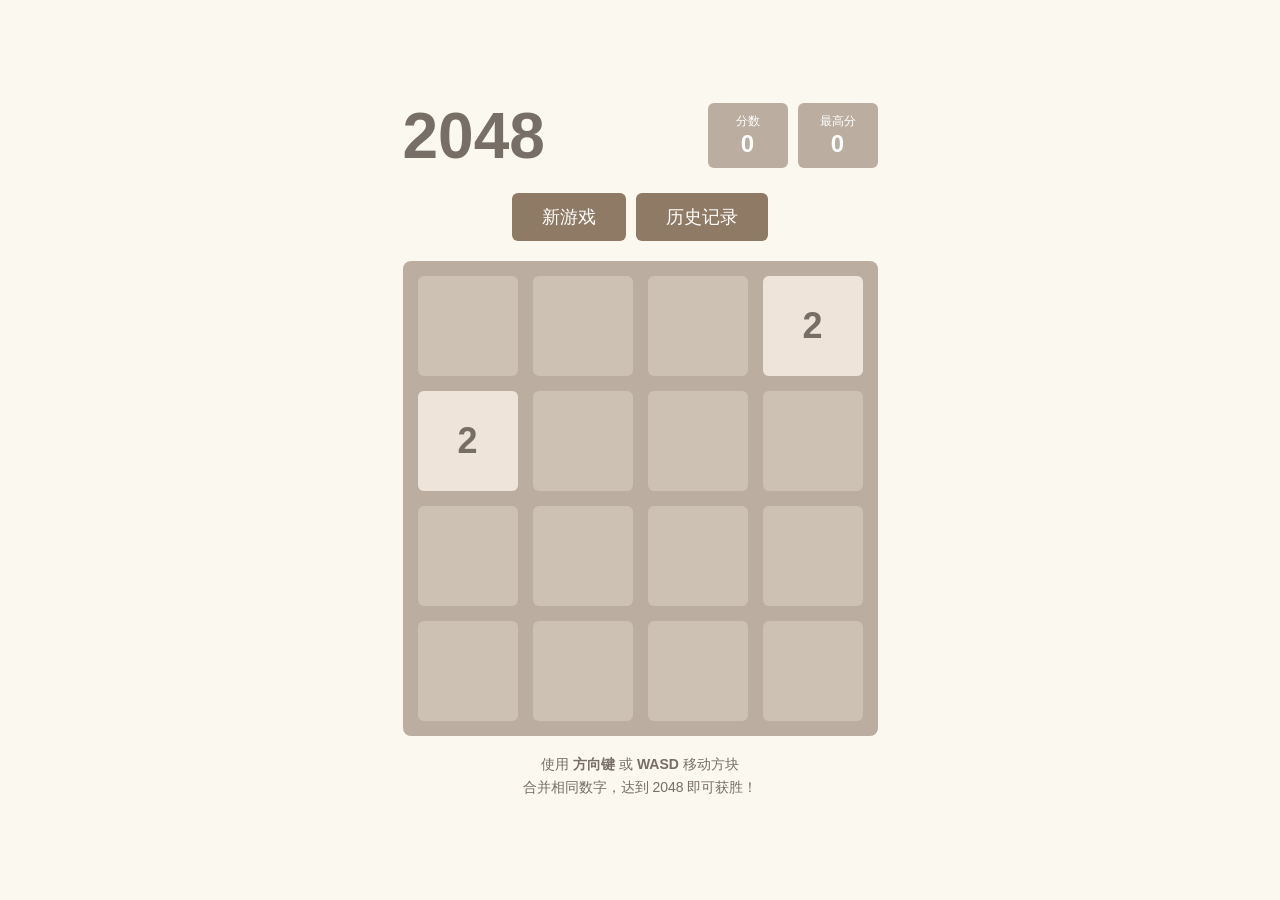
<file: 2048/index.html>
<!DOCTYPE html>
<html lang="zh-CN">
<head>
    <meta charset="UTF-8">
    <meta name="viewport" content="width=device-width, initial-scale=1.0">
    <title>2048 游戏</title>
    <link rel="stylesheet" href="style.css">
</head>
<body>
    <div class="container">
        <div class="header">
            <h1>2048</h1>
            <div class="scores">
                <div class="score-box">
                    <span class="label">分数</span>
                    <span id="score">0</span>
                </div>
                <div class="score-box">
                    <span class="label">最高分</span>
                    <span id="best-score">0</span>
                </div>
            </div>
        </div>
        <div class="controls">
            <button id="new-game-btn">新游戏</button>
            <button id="history-btn">历史记录</button>
        </div>
        <div class="game-container">
            <div id="game-board"></div>
        </div>
        <div id="game-message" class="game-message">
            <p></p>
            <button id="retry-btn">重试</button>
        </div>
        <div class="instructions">
            <p>使用 <strong>方向键</strong> 或 <strong>WASD</strong> 移动方块</p>
            <p>合并相同数字，达到 2048 即可获胜！</p>
        </div>
    </div>
    <script src="game.js"></script>
    <div id="history-modal" class="modal">
        <div class="modal-content">
            <div class="modal-header">
                <h2>最近十次游戏记录</h2>
                <button id="close-history" class="close-btn">&times;</button>
            </div>
            <div id="history-list" class="history-list"></div>
        </div>
    </div>
</body>
</html>
</file>
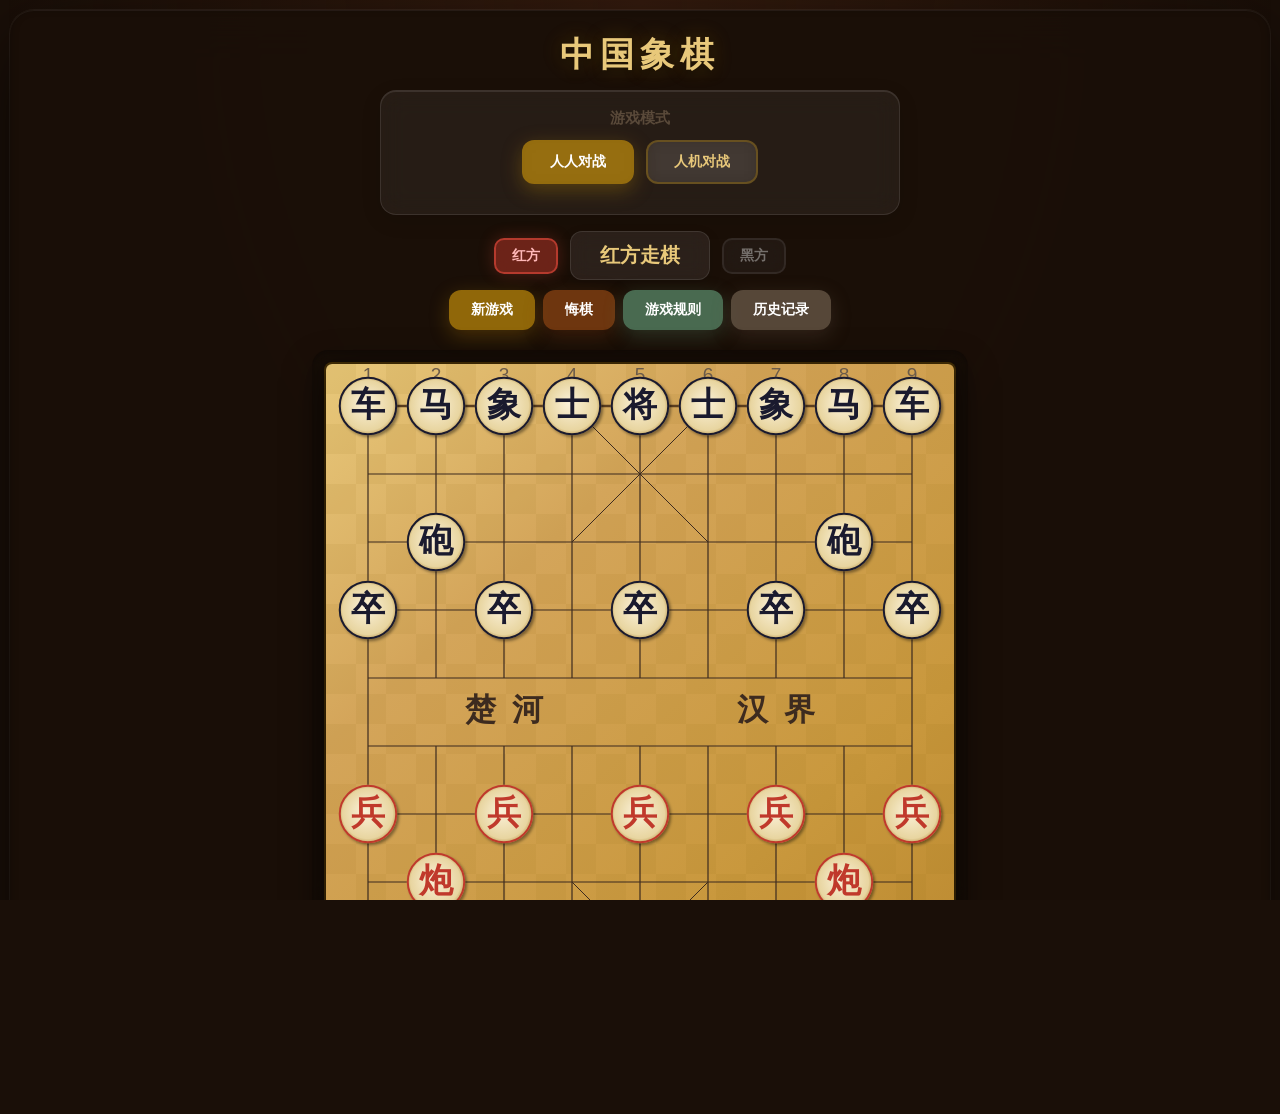
<file: chess/index.html>
<!DOCTYPE html>
<html lang="zh-CN">
<head>
    <meta charset="UTF-8">
    <meta name="viewport" content="width=device-width, initial-scale=1.0, user-scalable=no">
    <title>中国象棋</title>
    <link rel="stylesheet" href="style.css">
</head>
<body>
    <div class="container">
        <div class="header">
            <h1>中国象棋</h1>
        </div>

        <div class="mode-selector">
            <h3>游戏模式</h3>
            <div class="mode-options">
                <button class="mode-btn active" data-mode="pvp">人人对战</button>
                <button class="mode-btn" data-mode="pve">人机对战</button>
            </div>
            <div class="ai-side-selector" id="ai-side-selector" style="display: none;">
                <span>执子方：</span>
                <button class="side-btn active" data-side="black">黑方（AI先手）</button>
                <button class="side-btn" data-side="red">红方（玩家先手）</button>
            </div>
        </div>

        <div class="game-info">
            <div class="player-indicator">
                <span id="red-player" class="side-tag red-tag active-turn">红方</span>
                <span id="status" class="status">红方走棋</span>
                <span id="black-player" class="side-tag black-tag">黑方</span>
            </div>
            <div class="controls">
                <button id="new-game-btn">新游戏</button>
                <button id="undo-btn">悔棋</button>
                <button id="rules-btn">游戏规则</button>
                <button id="history-btn">历史记录</button>
            </div>
        </div>

        <div class="board-container">
            <canvas id="board-canvas"></canvas>
        </div>
    </div>

    <div id="rules-modal" class="modal">
        <div class="modal-content rules-modal-content">
            <div class="modal-header">
                <h2>中国象棋规则说明</h2>
                <button id="close-rules" class="close-btn">&times;</button>
            </div>
            <div class="rules-detail">
                <section class="rule-section">
                    <h3>棋盘与棋子</h3>
                    <div class="rule-grid">
                        <div class="rule-item">
                            <div class="rule-text">
                                <strong>棋盘</strong>
                                <span>9列10行，共90个交叉点。中间河界将棋盘分为南北两方。九宫位于双方底线中央。</span>
                            </div>
                        </div>
                        <div class="rule-item">
                            <div class="rule-text">
                                <strong>棋子</strong>
                                <span>红方：帅、仕、相、馬、車、炮、兵（红字）<br>黑方：将、士、象、马、车、砲、卒（黑字）</span>
                            </div>
                        </div>
                        <div class="rule-item">
                            <div class="rule-text">
                                <strong>红先黑后</strong>
                                <span>红方先行，双方交替走棋。将死对方将/帅者胜。</span>
                            </div>
                        </div>
                    </div>
                </section>

                <section class="rule-section">
                    <h3>棋子走法</h3>

                    <div class="piece-rules">
                        <div class="piece-rule">
                            <div class="piece-icon red-piece-demo">帅</div>
                            <div class="piece-desc">
                                <strong>将 / 帅</strong>
                                <p>在九宫内沿横线或竖线走一步。将帅不能在同一直线上对面（中间无子遮挡）。</p>
                            </div>
                        </div>
                        <div class="piece-rule">
                            <div class="piece-icon red-piece-demo">仕</div>
                            <div class="piece-desc">
                                <strong>士 / 仕</strong>
                                <p>在九宫内沿斜线走一步。</p>
                            </div>
                        </div>
                        <div class="piece-rule">
                            <div class="piece-icon red-piece-demo">相</div>
                            <div class="piece-desc">
                                <strong>象 / 相</strong>
                                <p>走"田"字（对角线两步），不能过河。若"田"字中央有棋子则不能走（塞象眼）。</p>
                            </div>
                        </div>
                        <div class="piece-rule">
                            <div class="piece-icon red-piece-demo">馬</div>
                            <div class="piece-desc">
                                <strong>马</strong>
                                <p>走"日"字（先直行一步再斜行一步）。若直行方向有棋子则不能走（蹩马脚）。</p>
                            </div>
                        </div>
                        <div class="piece-rule">
                            <div class="piece-icon red-piece-demo">車</div>
                            <div class="piece-desc">
                                <strong>车</strong>
                                <p>沿横线或竖线行走任意步数，不能越过其他棋子。</p>
                            </div>
                        </div>
                        <div class="piece-rule">
                            <div class="piece-icon red-piece-demo">炮</div>
                            <div class="piece-desc">
                                <strong>炮</strong>
                                <p>移动时与车相同。吃子时必须隔一个棋子（炮架）跳过去。</p>
                            </div>
                        </div>
                        <div class="piece-rule">
                            <div class="piece-icon red-piece-demo">兵</div>
                            <div class="piece-desc">
                                <strong>兵 / 卒</strong>
                                <p>未过河只能向前走一步。过河后可向前或左右走一步，不能后退。</p>
                            </div>
                        </div>
                    </div>
                </section>

                <section class="rule-section">
                    <h3>胜负判定</h3>
                    <div class="rule-grid">
                        <div class="rule-item">
                            <div class="rule-text">
                                <strong>将死</strong>
                                <span>一方的将/帅被对方棋子攻击且无法避免被吃。</span>
                            </div>
                        </div>
                        <div class="rule-item">
                            <div class="rule-text">
                                <strong>困毙</strong>
                                <span>一方无子可走（所有棋子均无法移动）。</span>
                            </div>
                        </div>
                        <div class="rule-item">
                            <div class="rule-text">
                                <strong>长将/长捉</strong>
                                <span>连续多次将军或捉子，由裁判判定。本游戏中不限制。</span>
                            </div>
                        </div>
                    </div>
                </section>
            </div>
        </div>
    </div>

    <div id="history-modal" class="modal">
        <div class="modal-content">
            <div class="modal-header">
                <h2>历史对局记录</h2>
                <button id="close-history" class="close-btn">&times;</button>
            </div>
            <div id="history-list" class="history-list"></div>
        </div>
    </div>

    <div id="message-toast" class="message-toast"></div>

    <script src="game.js"></script>
</body>
</html>
</file>
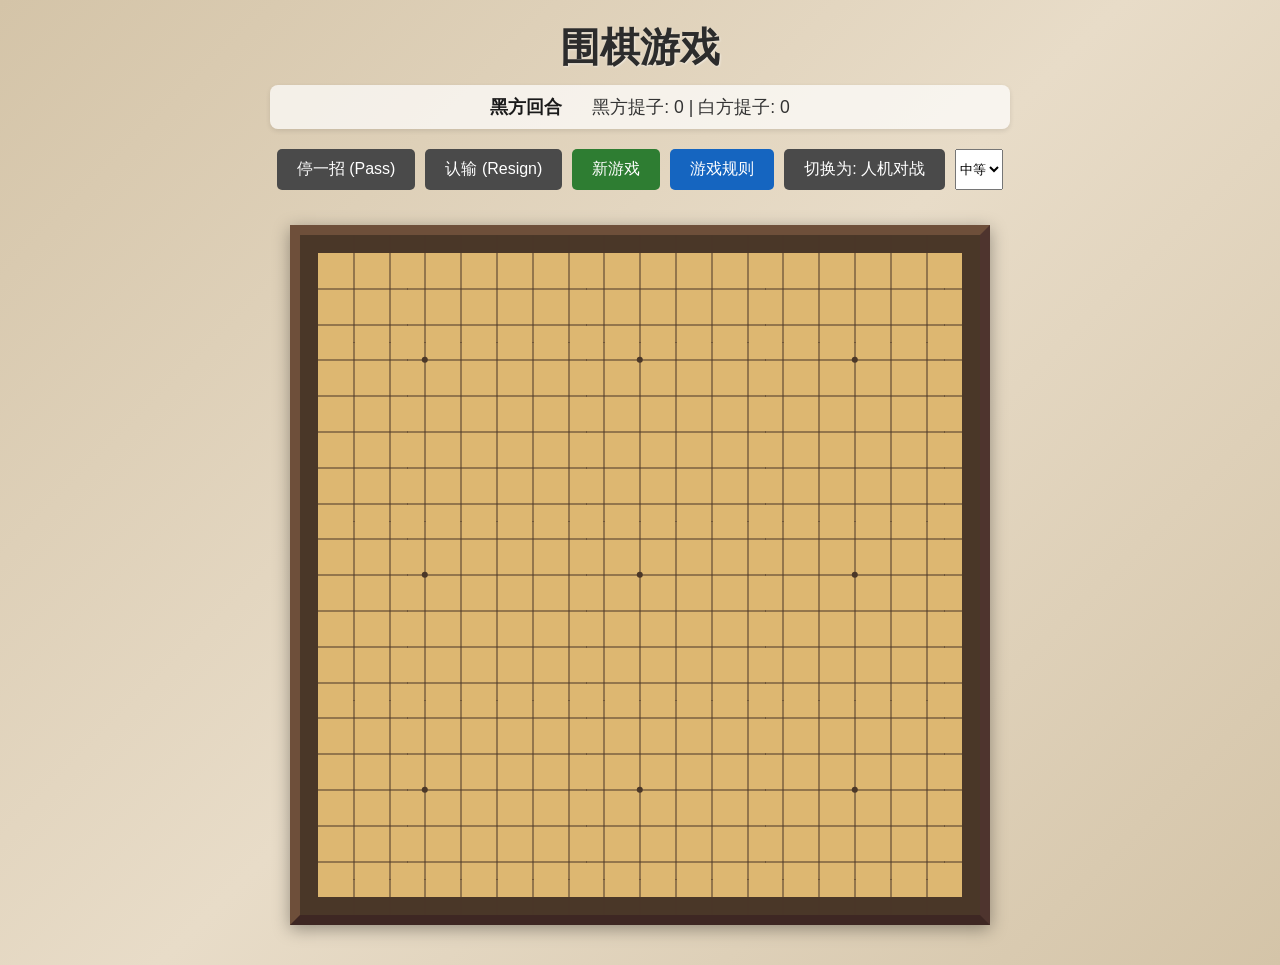
<file: go/index.html>
<!DOCTYPE html>
<html lang="zh-CN">
<head>
    <meta charset="UTF-8">
    <meta name="viewport" content="width=device-width, initial-scale=1.0">
    <title>围棋</title>
    <link rel="stylesheet" href="style.css">
</head>
<body>
    <div class="container">
        <header>
            <h1>围棋游戏</h1>
            <div class="game-info">
                <span id="current-player">黑方回合</span>
                <span id="captured-stones">黑方提子: 0 | 白方提子: 0</span>
            </div>
        </header>

        <div class="game-controls">
            <button id="pass-btn">停一招 (Pass)</button>
            <button id="resign-btn">认输 (Resign)</button>
            <button id="new-game-btn">新游戏</button>
            <button id="rules-btn">游戏规则</button>
            <button id="mode-btn">人人对战</button>
            <select id="difficulty-select" class="hidden">
                <option value="easy">简单</option>
                <option value="medium" selected>中等</option>
                <option value="hard">困难</option>
                <option value="hell">地狱</option>
            </select>
        </div>

        <div class="board-container">
            <div id="board" class="board"></div>
        </div>

        <div id="rules-modal" class="modal">
            <div class="modal-content rules-modal-wide">
                <span id="close-rules" class="close">&times;</span>
                <h2>围棋游戏规则 — 新手入门指南</h2>
                <div class="rules-content">

                    <div class="rules-section">
                        <h3>一、什么是围棋？</h3>
                        <p>围棋是起源于中国、已有4000多年历史的策略棋类游戏。双方轮流在棋盘交叉点上落子，通过围地来争夺胜负。围棋规则极其简单，但策略深度无穷，被誉为"人类智慧的巅峰"。</p>
                    </div>

                    <div class="rules-section">
                        <h3>二、棋盘与棋子</h3>
                        <ul>
                            <li><strong>棋盘：</strong>标准19×19围棋棋盘，共361个交叉点（本游戏使用标准棋盘）</li>
                            <li><strong>棋子：</strong>黑棋和白棋，<strong>黑方先行</strong>，双方轮流落子</li>
                            <li><strong>落子：</strong>棋子放在<strong>交叉点上</strong>（不是方格内！），落子后不可移动</li>
                            <li><strong>星位：</strong>棋盘上9个黑点标记，是重要的参考点，通常开局先占角部星位</li>
                        </ul>
                    </div>

                    <div class="rules-section">
                        <h3>三、气的概念 (核心！)</h3>
                        <p><strong>"气"</strong>是围棋最重要的概念：指一颗棋子在棋盘上<strong>相邻的空交叉点</strong>（上下左右四个方向，不含斜对角）。</p>
                        <ul>
                            <li>棋盘中央的单颗棋子有<strong>4口气</strong></li>
                            <li>边上的单颗棋子有<strong>3口气</strong></li>
                            <li>角上的单颗棋子有<strong>2口气</strong></li>
                            <li><strong>连接的同色棋子共享气</strong>——多颗相邻同色棋子算一个整体</li>
                            <li>当一组棋子的<strong>所有气都被对方棋子堵住</strong>时，这组棋子就被"提掉"（从棋盘上移除）</li>
                        </ul>
                    </div>

                    <div class="rules-section">
                        <h3>四、提子规则 (吃子)</h3>
                        <p>落下一子后，系统会自动检查对方棋子的气：</p>
                        <ul>
                            <li>如果<strong>对方</strong>某组棋子的气变为0（被完全围住）→ 对方棋子被<strong>提掉</strong></li>
                            <li>提掉的棋子从棋盘上移除，成为己方的"提子"</li>
                            <li>每提掉对方一子，相当于多了<strong>1目</strong>的优势</li>
                        </ul>
                        <p class="rules-tip">新手tip：先确保自己的棋子有气，再考虑攻击对方。不要贸然送子！</p>
                    </div>

                    <div class="rules-section">
                        <h3>五、禁着点与打劫</h3>
                        <ul>
                            <li><strong>自杀禁手：</strong>不能下在没有气且不能提掉对方棋子的位置（走进去自己的棋子立刻无气）</li>
                            <li><strong>打劫规则 (Ko)：</strong>当双方能互相反复提掉对方一子时，<strong>不能立即提回</strong>，必须先在别处落一子后才能回来提</li>
                            <li>本游戏系统自动判断禁着点和打劫，若你点了禁止位置会弹出提示</li>
                        </ul>
                    </div>

                    <div class="rules-section">
                        <h3>六、胜负判定 (重要！)</h3>
                        <p>本游戏采用<strong>国际规则（数子法）</strong>，计算方式如下：</p>

                        <h4>1. 什么是"目"？</h4>
                        <p>"目"是围棋中计算得失的单位：</p>
                        <ul>
                            <li>棋盘上每个被己方<strong>完全包围的空交叉点</strong> = <strong>1目</strong></li>
                            <li>每提掉对方<strong>1颗棋子</strong> = <strong>1目</strong></li>
                            <li><strong>目数越多越好！</strong></li>
                        </ul>

                        <h4>2. 胜负计算公式</h4>
                        <ul>
                            <li><strong>黑方总目数</strong> = 黑方围住的空点（地） + 棋盘上黑子数</li>
                            <li><strong>白方总目数</strong> = 白方围住的空点（地） + 棋盘上白子数 + <strong>贴目6.5目</strong></li>
                            <li><strong>贴目：</strong>因为黑方先手有优势，所以白方额外加<strong>6.5目</strong>作为补偿（0.5目避免平局）</li>
                            <li>总目数<strong>多者获胜</strong></li>
                        </ul>

                        <h4>3. 举例说明</h4>
                        <p>假设终局时：</p>
                        <ul>
                            <li>黑方围了50个空点 + 棋盘上40颗黑子 = <strong>90目</strong></li>
                            <li>白方围了45个空点 + 棋盘上38颗白子 + 6.5贴目 = <strong>89.5目</strong></li>
                            <li>黑方90目 &gt; 白方89.5目 → <strong>黑方胜0.5目</strong></li>
                        </ul>
                        <p class="rules-tip">新人tip：不用死记公式，只需记住——多围空、多吃子、少被吃，终局比目数！</p>
                    </div>

                    <div class="rules-section">
                        <h3>七、棋局结束</h3>
                        <ul>
                            <li><strong>双方停招：</strong>双方连续各停一招 (点击Pass按钮)，表示都认为没有有价值的落子点了，棋局结束</li>
                            <li><strong>认输：</strong>任一方可以点击"认输"按钮立即结束棋局</li>
                            <li>终局后系统自动计算双方目数并宣布胜负</li>
                        </ul>
                    </div>

                    <div class="rules-section">
                        <h3>八、新手快速入门策略</h3>
                        <ol>
                            <li><strong>先占角、后占边、再中腹</strong>——角落最容易围地，效率最高</li>
                            <li><strong>保持棋子连接</strong>——连在一起的棋子不容易被吃</li>
                            <li><strong>注意气的数量</strong>——不要让棋子只剩1口气（叫"被打吃"）</li>
                            <li><strong>两眼活棋</strong>——一组棋子需要至少两只"眼"（对方无法填满的独立空点）才能确保不被吃</li>
                            <li><strong>围空比吃子更重要</strong>——初学者容易沉迷吃子，但最终比的是围地面积</li>
                        </ol>
                    </div>

                </div>
            </div>
        </div>

        <div id="game-over-modal" class="modal">
            <div class="modal-content">
                <h2>游戏结束</h2>
                <p id="game-result"></p>
                <button id="play-again-btn">再来一局</button>
            </div>
        </div>

        <div id="confirm-modal" class="modal">
            <div class="modal-content">
                <h2>确认新游戏</h2>
                <p>确定要开始新游戏吗？当前对局进度将丢失。</p>
                <div class="confirm-buttons">
                    <button id="confirm-yes">确定</button>
                    <button id="confirm-no">取消</button>
                </div>
            </div>
        </div>
    </div>

    <script src="game.js"></script>
</body>
</html>
</file>
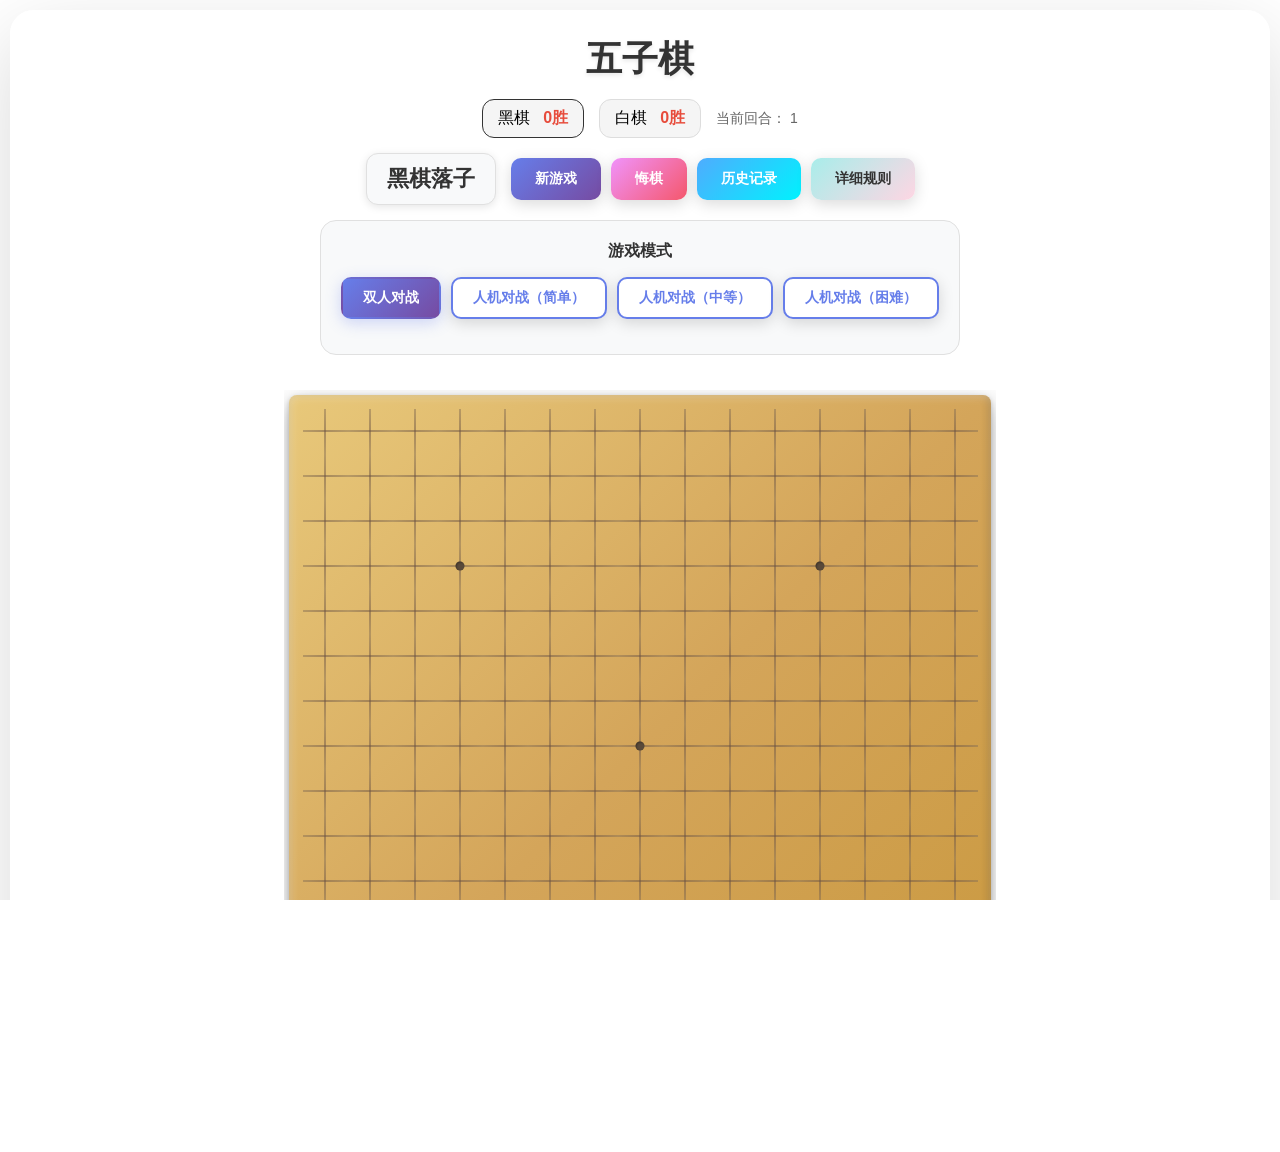
<file: gomoku/index.html>
<!DOCTYPE html>
<html lang="zh-CN">
<head>
    <meta charset="UTF-8">
    <meta name="viewport" content="width=device-width, initial-scale=1.0">
    <title>五子棋 - 国际比赛规则</title>
    <link rel="stylesheet" href="style.css">
</head>
<body>
    <div class="container">
        <div class="header">
            <h1>五子棋</h1>
            <div class="info">
                <div class="player-info">
                    <div class="player black">
                        <span class="stone"></span>
                        <span>黑棋</span>
                        <span id="black-wins" class="wins">0胜</span>
                    </div>
                    <div class="player white">
                        <span class="stone"></span>
                        <span>白棋</span>
                        <span id="white-wins" class="wins">0胜</span>
                    </div>
                </div>
                <div class="turn-info">
                    <span>当前回合：</span>
                    <span id="turn-count">1</span>
                </div>
            </div>
        </div>

        <div class="game-info">
            <div id="status" class="status">黑棋落子</div>
            <div class="controls">
                <button id="new-game-btn">新游戏</button>
                <button id="undo-btn">悔棋</button>
                <button id="history-btn">历史记录</button>
                <button id="rules-btn">详细规则</button>
            </div>
        </div>

        <div class="mode-selector">
            <h3>游戏模式</h3>
            <div class="mode-options">
                <button class="mode-btn active" data-mode="pvp">双人对战</button>
                <button class="mode-btn" data-mode="pve-easy">人机对战（简单）</button>
                <button class="mode-btn" data-mode="pve-medium">人机对战（中等）</button>
                <button class="mode-btn" data-mode="pve-hard">人机对战（困难）</button>
            </div>
            <div class="ai-color-selector" id="ai-color-selector" style="display: none;">
                <span>执棋颜色：</span>
                <button class="color-btn active" data-color="black">执黑（先手）</button>
                <button class="color-btn" data-color="white">执白（后手）</button>
            </div>
        </div>

        <div class="board-container">
            <div id="board" class="board"></div>
        </div>
    </div>

    <div id="history-modal" class="modal">
        <div class="modal-content">
            <div class="modal-header">
                <h2>历史对局记录</h2>
                <button id="close-history" class="close-btn">&times;</button>
            </div>
            <div id="history-list" class="history-list"></div>
        </div>
    </div>

    <div id="forbidden-hint" class="forbidden-hint"></div>

    <div id="rules-modal" class="modal">
        <div class="modal-content rules-modal-content">
            <div class="modal-header">
                <h2>五子棋规则说明</h2>
                <button id="close-rules" class="close-btn">&times;</button>
            </div>
            <div class="rules-detail">
                <section class="rule-section basic-rules">
                    <h3><span class="rule-icon">📋</span>基本规则</h3>
                    <div class="rule-grid">
                        <div class="rule-item">
                            <div class="rule-icon-large">⬛</div>
                            <div class="rule-text">
                                <strong>棋盘</strong>
                                <span>15×15标准棋盘，共225个交叉点</span>
                            </div>
                        </div>
                        <div class="rule-item">
                            <div class="rule-icon-large">⚫</div>
                            <div class="rule-text">
                                <strong>黑棋先行</strong>
                                <span>黑白两色交替落子</span>
                            </div>
                        </div>
                        <div class="rule-item">
                            <div class="rule-icon-large">🏆</div>
                            <div class="rule-text">
                                <strong>获胜条件</strong>
                                <span>五子连珠（横竖斜均可）</span>
                            </div>
                        </div>
                    </div>
                </section>

                <section class="rule-section forbidden-rules">
                    <h3><span class="rule-icon">⚠️</span>黑棋禁手规则</h3>
                    <p class="rule-intro">禁手是为了平衡先后手优势而对黑棋的限制。白棋无禁手。</p>
                    
                    <div class="forbidden-cards">
                        <div class="forbidden-card">
                            <div class="forbidden-header three-three">
                                <span class="forbidden-num">1</span>
                                <h4>三三禁手</h4>
                            </div>
                            <div class="forbidden-content">
                                <p>同时形成<strong>两个活三</strong>（两端有空间的连续三子）</p>
                                <div class="pattern-demo">
                                    <code>○ ● ● ● ○</code>
                                    <span class="pattern-label">活三示意</span>
                                </div>
                            </div>
                        </div>

                        <div class="forbidden-card">
                            <div class="forbidden-header four-four">
                                <span class="forbidden-num">2</span>
                                <h4>四四禁手</h4>
                            </div>
                            <div class="forbidden-content">
                                <p>同时形成<strong>两个四</strong>（活四或冲四）</p>
                                <div class="pattern-demo">
                                    <code>○ ● ● ● ● ○</code>
                                    <span class="pattern-label">活四</span>
                                </div>
                                <div class="pattern-demo">
                                    <code>✕ ● ● ● ● ○</code>
                                    <span class="pattern-label">冲四</span>
                                </div>
                            </div>
                        </div>

                        <div class="forbidden-card">
                            <div class="forbidden-header long-line">
                                <span class="forbidden-num">3</span>
                                <h4>长连禁手</h4>
                            </div>
                            <div class="forbidden-content">
                                <p>形成<strong>六子或以上</strong>连线</p>
                                <div class="pattern-demo">
                                    <code>● ● ● ● ● ●</code>
                                    <span class="pattern-label">六连 = 禁手</span>
                                </div>
                            </div>
                        </div>
                    </div>
                </section>

                <section class="rule-section special-rules">
                    <h3><span class="rule-icon">💡</span>特殊说明</h3>
                    <ul class="special-list">
                        <li>
                            <span class="special-icon win">胜</span>
                            <span><strong>禁手失效：</strong>如果禁手位置同时形成五连，则禁手失效，黑棋获胜</span>
                        </li>
                        <li>
                            <span class="special-icon free">自</span>
                            <span><strong>白棋自由：</strong>白棋不受禁手限制，可以任意落子</span>
                        </li>
                    </ul>
                </section>
            </div>
        </div>
    </div>

    <script src="game.js"></script>
</body>
</html>
</file>
<file: 2048/style.css>
* {
    margin: 0;
    padding: 0;
    box-sizing: border-box;
}

body {
    font-family: 'Arial', sans-serif;
    background: #faf8ef;
    display: flex;
    justify-content: center;
    align-items: center;
    min-height: 100vh;
}

.container {
    text-align: center;
}

.header {
    display: flex;
    justify-content: space-between;
    align-items: center;
    margin-bottom: 20px;
}

h1 {
    font-size: 64px;
    color: #776e65;
}

.scores {
    display: flex;
    gap: 10px;
}

.score-box {
    background: #bbada0;
    color: white;
    padding: 10px 20px;
    border-radius: 6px;
    min-width: 80px;
}

.score-box .label {
    display: block;
    font-size: 12px;
    text-transform: uppercase;
}

.score-box span:last-child {
    font-size: 24px;
    font-weight: bold;
}

.controls {
    margin-bottom: 20px;
    display: flex;
    gap: 10px;
    justify-content: center;
}

#new-game-btn {
    background: #8f7a66;
    color: white;
    border: none;
    padding: 12px 30px;
    border-radius: 6px;
    font-size: 18px;
    cursor: pointer;
    transition: background 0.2s;
}

#new-game-btn:hover {
    background: #9f8b77;
}

.game-container {
    position: relative;
    background: #bbada0;
    border-radius: 8px;
    padding: 15px;
    display: inline-block;
}

#game-board {
    display: grid;
    grid-template-columns: repeat(4, 100px);
    grid-template-rows: repeat(4, 100px);
    gap: 15px;
}

.cell {
    background: rgba(238, 228, 218, 0.35);
    border-radius: 6px;
}

.tile {
    position: absolute;
    width: 100px;
    height: 100px;
    border-radius: 6px;
    display: flex;
    justify-content: center;
    align-items: center;
    font-size: 36px;
    font-weight: bold;
    transition: all 0.15s ease;
}

.tile-2 { background: #eee4da; color: #776e65; }
.tile-4 { background: #ede0c8; color: #776e65; }
.tile-8 { background: #f2b179; color: white; }
.tile-16 { background: #f59563; color: white; }
.tile-32 { background: #f67c5f; color: white; }
.tile-64 { background: #f65e3b; color: white; }
.tile-128 { background: #edcf72; color: white; font-size: 30px; }
.tile-256 { background: #edcc61; color: white; font-size: 30px; }
.tile-512 { background: #edc850; color: white; font-size: 30px; }
.tile-1024 { background: #edc53f; color: white; font-size: 24px; }
.tile-2048 { background: #edc22e; color: white; font-size: 24px; }

.tile-new {
    animation: appear 0.2s ease;
}

.tile-merged {
    animation: pop 0.2s ease;
}

@keyframes appear {
    0% { transform: scale(0); opacity: 0; }
    100% { transform: scale(1); opacity: 1; }
}

@keyframes pop {
    0% { transform: scale(1); }
    50% { transform: scale(1.2); }
    100% { transform: scale(1); }
}

.game-message {
    display: none;
    position: absolute;
    top: 0;
    left: 0;
    right: 0;
    bottom: 0;
    background: rgba(238, 228, 218, 0.73);
    border-radius: 8px;
    flex-direction: column;
    justify-content: center;
    align-items: center;
    z-index: 100;
}

.game-message.active {
    display: flex;
}

.game-message p {
    font-size: 48px;
    font-weight: bold;
    color: #776e65;
    margin-bottom: 20px;
}

.game-message.win {
    background: rgba(237, 194, 46, 0.5);
}

.game-message.win p {
    color: #f9f6f2;
}

#retry-btn {
    background: #8f7a66;
    color: white;
    border: none;
    padding: 12px 30px;
    border-radius: 6px;
    font-size: 18px;
    cursor: pointer;
}

#retry-btn:hover {
    background: #9f8b77;
}

.instructions {
    margin-top: 20px;
    color: #776e65;
    font-size: 14px;
}

.instructions p {
    margin: 5px 0;
}

#history-btn {
    background: #8f7a66;
    color: white;
    border: none;
    padding: 12px 30px;
    border-radius: 6px;
    font-size: 18px;
    cursor: pointer;
    transition: background 0.2s;
}

#history-btn:hover {
    background: #9f8b77;
}

.modal {
    display: none;
    position: fixed;
    top: 0;
    left: 0;
    width: 100%;
    height: 100%;
    background: rgba(0, 0, 0, 0.5);
    z-index: 1000;
    justify-content: center;
    align-items: center;
}

.modal.active {
    display: flex;
}

.modal-content {
    background: #faf8ef;
    border-radius: 12px;
    width: 90%;
    max-width: 500px;
    max-height: 80vh;
    overflow: hidden;
    box-shadow: 0 4px 20px rgba(0, 0, 0, 0.3);
}

.modal-header {
    display: flex;
    justify-content: space-between;
    align-items: center;
    padding: 20px;
    background: #bbada0;
    color: white;
}

.modal-header h2 {
    font-size: 24px;
    margin: 0;
}

.close-btn {
    background: none;
    border: none;
    color: white;
    font-size: 28px;
    cursor: pointer;
    padding: 0;
    line-height: 1;
}

.close-btn:hover {
    opacity: 0.8;
}

.history-list {
    padding: 20px;
    overflow-y: auto;
    max-height: calc(80vh - 80px);
}

.no-history {
    text-align: center;
    color: #776e65;
    font-size: 16px;
    padding: 20px;
}

.history-item {
    display: flex;
    justify-content: space-between;
    align-items: center;
    padding: 12px 0;
    border-bottom: 1px solid #ede0c8;
    gap: 10px;
}

.history-item:last-child {
    border-bottom: none;
}

.history-rank {
    font-weight: bold;
    color: #776e65;
    min-width: 30px;
}

.history-date {
    color: #776e65;
    font-size: 14px;
    flex: 1;
}

.history-score {
    font-weight: bold;
    color: #776e65;
    min-width: 60px;
    text-align: right;
}

.history-result {
    padding: 4px 8px;
    border-radius: 4px;
    font-size: 12px;
    font-weight: bold;
    min-width: 40px;
    text-align: center;
}

.history-result.win {
    background: #edc22e;
    color: white;
}

.history-result.lose {
    background: #bbada0;
    color: white;
}

.history-tile {
    color: #776e65;
    font-size: 14px;
    min-width: 60px;
    text-align: right;
}
</file>
<file: chess/style.css>
* {
    margin: 0;
    padding: 0;
    box-sizing: border-box;
}

html, body {
    height: 100%;
    overflow-x: hidden;
}

body {
    font-family: 'Microsoft YaHei', 'PingFang SC', -apple-system, BlinkMacSystemFont, sans-serif;
    background: #1a0f08;
    min-height: 100vh;
    display: flex;
    justify-content: center;
    align-items: flex-start;
    padding: 10px;
}

body::before {
    content: '';
    position: fixed;
    top: 0;
    left: 0;
    width: 100%;
    height: 100%;
    background: radial-gradient(ellipse at 50% 0%, rgba(80,40,20,0.5) 0%, transparent 70%);
    pointer-events: none;
    z-index: 0;
}

.container {
    background: rgba(26, 15, 8, 0.95);
    backdrop-filter: blur(24px) saturate(1.2);
    -webkit-backdrop-filter: blur(24px) saturate(1.2);
    border-radius: 24px;
    padding: 22px 28px;
    box-shadow:
        0 25px 80px rgba(0,0,0,0.6),
        0 0 0 1px rgba(255,255,255,0.06),
        inset 0 1px 0 rgba(255,255,255,0.06),
        inset 0 -2px 8px rgba(0,0,0,0.3);
    max-width: 100%;
    width: 100%;
    display: flex;
    flex-direction: column;
    align-items: center;
    position: relative;
    z-index: 1;
}

.header {
    text-align: center;
    margin-bottom: 12px;
    width: 100%;
}

h1 {
    color: #e8c87a;
    font-size: 34px;
    font-weight: 700;
    letter-spacing: 6px;
    text-shadow: 0 2px 8px rgba(0,0,0,0.5), 0 0 20px rgba(184,134,11,0.3);
}

.mode-selector {
    background: rgba(255,255,255,0.06);
    backdrop-filter: blur(12px);
    -webkit-backdrop-filter: blur(12px);
    border-radius: 16px;
    padding: 18px 24px;
    margin-bottom: 16px;
    text-align: center;
    border: 1px solid rgba(255,255,255,0.1);
    box-shadow: 0 6px 20px rgba(0,0,0,0.12), inset 0 1px 0 rgba(255,255,255,0.1);
    width: 100%;
    max-width: 520px;
}

.mode-selector h3 {
    color: #5a4a3a;
    margin-bottom: 12px;
    font-size: 15px;
    font-weight: 600;
}

.mode-options {
    display: flex;
    justify-content: center;
    gap: 12px;
    flex-wrap: wrap;
    margin-bottom: 12px;
}

.mode-btn {
    padding: 11px 26px;
    font-size: 14px;
    font-weight: 600;
    border: 2px solid rgba(184, 134, 11, 0.35);
    border-radius: 12px;
    background: rgba(255,255,255,0.08);
    backdrop-filter: blur(8px);
    -webkit-backdrop-filter: blur(8px);
    color: #e8c87a;
    cursor: pointer;
    transition: all 0.3s;
}

.mode-btn:hover {
    background: rgba(184, 134, 11, 0.2);
    border-color: rgba(184, 134, 11, 0.6);
}

.mode-btn.active {
    background: rgba(184, 134, 11, 0.75);
    color: white;
    border-color: transparent;
    box-shadow: 0 6px 20px rgba(184, 134, 11, 0.35);
}

.ai-side-selector {
    display: flex;
    justify-content: center;
    align-items: center;
    gap: 12px;
    padding-top: 12px;
    border-top: 1px solid rgba(255,255,255,0.3);
    flex-wrap: wrap;
}

.ai-side-selector span {
    color: #6b5b4a;
    font-size: 14px;
}

.side-btn {
    padding: 9px 20px;
    font-size: 13px;
    font-weight: 600;
    border: 2px solid rgba(192, 57, 43, 0.35);
    border-radius: 10px;
    background: rgba(255,255,255,0.08);
    backdrop-filter: blur(8px);
    -webkit-backdrop-filter: blur(8px);
    color: #ffb8b8;
    cursor: pointer;
    transition: all 0.3s;
}

.side-btn:hover {
    background: rgba(192, 57, 43, 0.2);
    border-color: rgba(192, 57, 43, 0.6);
}

.side-btn.active {
    background: rgba(192, 57, 43, 0.75);
    color: white;
    border-color: transparent;
    box-shadow: 0 6px 20px rgba(192, 57, 43, 0.3);
}

.side-btn:last-child {
    border-color: rgba(192, 57, 43, 0.35);
    color: #ffb8b8;
}

.side-btn:last-child.active {
    background: rgba(192, 57, 43, 0.75);
    color: white;
}

.game-info {
    display: flex;
    flex-direction: column;
    align-items: center;
    margin-bottom: 12px;
    gap: 10px;
    width: 100%;
}

.player-indicator {
    display: flex;
    align-items: center;
    gap: 12px;
    justify-content: center;
    flex-wrap: wrap;
}

.side-tag {
    padding: 7px 16px;
    border-radius: 10px;
    font-size: 14px;
    font-weight: 600;
    opacity: 0.5;
    transition: all 0.3s;
    backdrop-filter: blur(8px);
    -webkit-backdrop-filter: blur(8px);
}

.red-tag {
    background: rgba(192, 57, 43, 0.25);
    color: #ffb8b8;
    border: 2px solid rgba(231, 76, 60, 0.3);
}

.red-tag.active-turn {
    opacity: 1;
    background: rgba(192, 57, 43, 0.5);
    border-color: rgba(231, 76, 60, 0.6);
    box-shadow: 0 0 16px rgba(231, 76, 60, 0.25);
}

.black-tag {
    background: rgba(100, 100, 100, 0.25);
    color: #d0d0d0;
    border: 2px solid rgba(150, 150, 150, 0.3);
}

.black-tag.active-turn {
    opacity: 1;
    background: rgba(80, 80, 80, 0.5);
    border-color: rgba(150, 150, 150, 0.6);
    box-shadow: 0 0 16px rgba(0, 0, 0, 0.25);
}

.status {
    font-size: 20px;
    font-weight: bold;
    color: #e8c87a;
    padding: 10px 22px;
    background: rgba(255,255,255,0.08);
    backdrop-filter: blur(10px);
    -webkit-backdrop-filter: blur(10px);
    border-radius: 12px;
    border: 1px solid rgba(255,255,255,0.1);
    box-shadow: 0 4px 12px rgba(0,0,0,0.15);
    min-width: 140px;
    text-align: center;
}

.controls {
    display: flex;
    gap: 8px;
    flex-wrap: wrap;
    justify-content: center;
}

button {
    padding: 11px 22px;
    font-size: 14px;
    font-weight: 600;
    border: none;
    border-radius: 12px;
    cursor: pointer;
    transition: all 0.3s ease;
    font-family: inherit;
    backdrop-filter: blur(8px);
    -webkit-backdrop-filter: blur(8px);
}

#new-game-btn {
    background: rgba(184, 134, 11, 0.75);
    color: white;
    box-shadow: 0 6px 20px rgba(184, 134, 11, 0.3);
}

#new-game-btn:hover {
    background: rgba(184, 134, 11, 0.9);
    transform: translateY(-2px);
    box-shadow: 0 10px 28px rgba(184, 134, 11, 0.4);
}

#undo-btn {
    background: rgba(139, 69, 19, 0.75);
    color: white;
    box-shadow: 0 6px 20px rgba(139, 69, 19, 0.3);
}

#undo-btn:hover {
    background: rgba(139, 69, 19, 0.9);
    transform: translateY(-2px);
    box-shadow: 0 10px 28px rgba(139, 69, 19, 0.4);
}

#rules-btn {
    background: rgba(90, 138, 106, 0.75);
    color: white;
    box-shadow: 0 6px 20px rgba(90, 138, 106, 0.3);
}

#rules-btn:hover {
    background: rgba(90, 138, 106, 0.9);
    transform: translateY(-2px);
    box-shadow: 0 10px 28px rgba(90, 138, 106, 0.4);
}

#history-btn {
    background: rgba(107, 91, 74, 0.75);
    color: white;
    box-shadow: 0 6px 20px rgba(107, 91, 74, 0.3);
}

#history-btn:hover {
    background: rgba(107, 91, 74, 0.9);
    transform: translateY(-2px);
    box-shadow: 0 10px 28px rgba(107, 91, 74, 0.4);
}

.board-container {
    display: flex;
    justify-content: center;
    align-items: center;
    margin: 8px 0;
    cursor: pointer;
    touch-action: manipulation;
    -webkit-tap-highlight-color: transparent;
    padding: 14px;
    border-radius: 16px;
    background: rgba(0,0,0,0.15);
    backdrop-filter: blur(8px);
    -webkit-backdrop-filter: blur(8px);
    box-shadow:
        inset 0 2px 4px rgba(0,0,0,0.2),
        0 6px 20px rgba(0,0,0,0.15);
}

#board-canvas {
    display: block;
    border-radius: 6px;
    box-shadow:
        0 12px 40px rgba(0, 0, 0, 0.5),
        0 4px 12px rgba(0, 0, 0, 0.3),
        0 0 0 2px rgba(184,134,11,0.3);
    max-width: 100%;
    max-height: 78vh;
}

.modal {
    display: none;
    position: fixed;
    top: 0;
    left: 0;
    width: 100%;
    height: 100%;
    background: rgba(0, 0, 0, 0.5);
    backdrop-filter: blur(4px);
    -webkit-backdrop-filter: blur(4px);
    z-index: 1000;
    justify-content: center;
    align-items: center;
    padding: 20px;
}

.modal.active {
    display: flex;
}

.modal-content {
    background: rgba(255,255,255,0.85);
    backdrop-filter: blur(20px);
    -webkit-backdrop-filter: blur(20px);
    border-radius: 18px;
    width: 100%;
    max-width: 750px;
    max-height: 85vh;
    overflow: hidden;
    box-shadow:
        0 25px 80px rgba(0, 0, 0, 0.4),
        0 0 0 1px rgba(255,255,255,0.3),
        inset 0 1px 0 rgba(255,255,255,0.4);
}

.rules-modal-content {
    max-width: 750px;
    max-height: 90vh;
}

.modal-header {
    display: flex;
    justify-content: space-between;
    align-items: center;
    padding: 18px 28px;
    background: linear-gradient(135deg, #b8860b 0%, #8b6914 100%);
    color: white;
}

.modal-header h2 {
    font-size: 20px;
    margin: 0;
}

.close-btn {
    background: none;
    border: none;
    color: white;
    font-size: 30px;
    cursor: pointer;
    padding: 0;
    line-height: 1;
    transition: transform 0.2s;
    box-shadow: none;
}

.close-btn:hover {
    transform: scale(1.2);
}

.rules-detail {
    padding: 25px 28px 30px;
    overflow-y: auto;
    max-height: calc(90vh - 80px);
}

.rule-section {
    margin-bottom: 25px;
}

.rule-section:last-child {
    margin-bottom: 0;
}

.rule-section h3 {
    color: #5a4a3a;
    font-size: 18px;
    margin-bottom: 14px;
    padding-bottom: 10px;
    border-bottom: 2px solid #b8860b;
    display: flex;
    align-items: center;
    gap: 8px;
}

.rule-grid {
    display: grid;
    grid-template-columns: 1fr;
    gap: 12px;
}

.rule-item {
    display: flex;
    align-items: flex-start;
    gap: 12px;
    padding: 14px;
    background: #f8f5f0;
    border-radius: 12px;
    border: 1px solid #e8e0d5;
}

.rule-text {
    display: flex;
    flex-direction: column;
    gap: 4px;
}

.rule-text strong {
    color: #3d1f00;
    font-size: 14px;
}

.rule-text span {
    color: #6b5b4a;
    font-size: 13px;
    line-height: 1.6;
}

.piece-rules {
    display: grid;
    grid-template-columns: 1fr;
    gap: 10px;
}

.piece-rule {
    display: flex;
    align-items: center;
    gap: 14px;
    padding: 12px 16px;
    background: #f8f5f0;
    border-radius: 12px;
    border: 1px solid #e8e0d5;
}

.piece-icon {
    width: 48px;
    height: 48px;
    border-radius: 50%;
    display: flex;
    align-items: center;
    justify-content: center;
    font-size: 22px;
    font-weight: bold;
    flex-shrink: 0;
    background: linear-gradient(135deg, #f5deb3, #d4a55a);
    border: 2px solid #b8860b;
    box-shadow: 0 2px 6px rgba(0,0,0,0.15);
}

.red-piece-demo {
    color: #c0392b;
}

.black-piece-demo {
    color: #1a1a2e;
}

.piece-desc {
    flex: 1;
}

.piece-desc strong {
    color: #3d1f00;
    font-size: 15px;
    display: block;
    margin-bottom: 4px;
}

.piece-desc p {
    color: #6b5b4a;
    font-size: 13px;
    line-height: 1.5;
    margin: 0;
}

.history-list {
    padding: 20px 28px;
    overflow-y: auto;
    max-height: calc(85vh - 80px);
    color: #333;
}

.no-history {
    text-align: center;
    color: #999;
    font-size: 16px;
    padding: 40px 0;
}

.history-item {
    display: flex;
    justify-content: space-between;
    align-items: center;
    padding: 14px 0;
    border-bottom: 1px solid #eee;
    transition: background 0.2s;
}

.history-item:hover {
    background: #f8f5f0;
}

.history-item:last-child {
    border-bottom: none;
}

.history-rank {
    font-weight: bold;
    color: #b8860b;
    font-size: 15px;
    min-width: 35px;
}

.history-info {
    flex: 1;
    margin: 0 12px;
}

.history-date {
    color: #999;
    font-size: 12px;
    margin-bottom: 3px;
}

.history-result {
    font-weight: bold;
    font-size: 14px;
}

.history-result.red-win {
    color: #c0392b;
}

.history-result.black-win {
    color: #1a1a2e;
}

.history-result.draw {
    color: #b8860b;
}

.history-result.interrupted {
    color: #999;
}

.history-details {
    text-align: right;
    min-width: 70px;
}

.history-moves {
    color: #6b5b4a;
    font-size: 12px;
}

.history-duration {
    color: #999;
    font-size: 11px;
}

.message-toast {
    display: none;
    position: fixed;
    top: 20px;
    left: 50%;
    transform: translateX(-50%);
    background: rgba(184, 134, 11, 0.9);
    backdrop-filter: blur(12px);
    -webkit-backdrop-filter: blur(12px);
    color: white;
    padding: 14px 28px;
    border-radius: 12px;
    font-size: 16px;
    font-weight: bold;
    z-index: 2000;
    box-shadow:
        0 8px 30px rgba(184, 134, 11, 0.4),
        0 0 0 1px rgba(255,255,255,0.2);
    text-align: center;
    white-space: nowrap;
}

.message-toast.show {
    display: block;
    animation: toastIn 0.3s ease forwards;
}

.message-toast.hide {
    animation: toastOut 0.3s ease forwards;
}

@keyframes toastIn {
    from { opacity: 0; transform: translateX(-50%) translateY(-20px); }
    to { opacity: 1; transform: translateX(-50%) translateY(0); }
}

@keyframes toastOut {
    from { opacity: 1; transform: translateX(-50%) translateY(0); }
    to { opacity: 0; transform: translateX(-50%) translateY(-20px); }
}

@media (max-width: 768px) {
    body {
        padding: 5px;
    }

    .container {
        padding: 14px 10px;
        border-radius: 14px;
    }

    h1 {
        font-size: 26px;
        letter-spacing: 2px;
    }

    .mode-selector {
        padding: 12px 14px;
        border-radius: 10px;
    }

    .mode-options {
        gap: 8px;
    }

    .mode-btn {
        padding: 8px 16px;
        font-size: 13px;
    }

    .ai-side-selector {
        flex-direction: column;
        gap: 8px;
    }

    .side-btn {
        width: 100%;
        max-width: 220px;
    }

    .game-info {
        gap: 8px;
    }

    .player-indicator {
        gap: 8px;
    }

    .status {
        font-size: 15px;
        padding: 6px 14px;
        min-width: 100px;
    }

    .side-tag {
        font-size: 12px;
        padding: 4px 10px;
    }

    .controls {
        gap: 5px;
    }

    button {
        padding: 8px 14px;
        font-size: 12px;
    }

    .piece-rule {
        flex-direction: column;
        align-items: flex-start;
        gap: 8px;
    }

    .piece-icon {
        width: 40px;
        height: 40px;
        font-size: 18px;
    }
}

@media (max-width: 480px) {
    h1 {
        font-size: 22px;
    }

    .container {
        padding: 10px 6px;
    }

    .mode-btn {
        padding: 7px 12px;
        font-size: 12px;
    }

    button {
        padding: 7px 10px;
        font-size: 11px;
        border-radius: 8px;
    }

    .status {
        font-size: 14px;
        padding: 5px 10px;
    }

    .modal-content {
        max-height: 92vh;
    }

    .rules-detail {
        padding: 15px;
    }

    .rule-section h3 {
        font-size: 15px;
    }

    .piece-desc strong {
        font-size: 13px;
    }

    .piece-desc p {
        font-size: 12px;
    }

    #board-canvas {
        max-height: 65vh;
    }
}
</file>
<file: go/style.css>
* {
    margin: 0;
    padding: 0;
    box-sizing: border-box;
}

body {
    font-family: 'Segoe UI', Tahoma, Geneva, Verdana, sans-serif;
    background: linear-gradient(135deg, #d4c4a8 0%, #e8dcc8 50%, #d4c4a8 100%);
    min-height: 100vh;
    display: flex;
    justify-content: center;
    align-items: center;
    padding: 20px;
}

.container {
    text-align: center;
}

header {
    margin-bottom: 20px;
}

h1 {
    color: #2c2c2c;
    font-size: 2.5em;
    text-shadow: 1px 1px 2px rgba(255,255,255,0.5);
    margin-bottom: 10px;
}

.game-info {
    display: flex;
    justify-content: center;
    gap: 30px;
    font-size: 1.1em;
    color: #333;
    background: rgba(255,255,255,0.7);
    padding: 10px 20px;
    border-radius: 8px;
    box-shadow: 0 2px 5px rgba(0,0,0,0.1);
}

#current-player {
    font-weight: bold;
}

#current-player.black-turn {
    color: #1a1a1a;
}

#current-player.white-turn {
    color: #666;
}

.game-controls {
    margin: 15px 0;
    display: flex;
    justify-content: center;
    gap: 10px;
    flex-wrap: wrap;
}

button {
    padding: 10px 20px;
    font-size: 1em;
    cursor: pointer;
    border: none;
    border-radius: 5px;
    background: #4a4a4a;
    color: white;
    transition: all 0.3s;
}

button:hover {
    background: #333;
    transform: translateY(-2px);
    box-shadow: 0 3px 8px rgba(0,0,0,0.2);
}

button:active {
    transform: translateY(0);
}

button#new-game-btn {
    background: #2e7d32;
}

button#new-game-btn:hover {
    background: #1b5e20;
}

button#rules-btn {
    background: #1565c0;
}

button#rules-btn:hover {
    background: #0d47a1;
}

button:disabled {
    background: #ccc;
    cursor: not-allowed;
    transform: none;
}

.board-container {
    display: flex;
    justify-content: center;
    align-items: center;
    padding: 20px;
}

.board {
    display: grid;
    grid-template-columns: repeat(19, 1fr);
    grid-template-rows: repeat(19, 1fr);
    background: #ddb771;
    position: relative;
    width: min(92vmin, 700px);
    height: min(92vmin, 700px);
    border: 10px solid #5d4037;
    border-top-color: #6e4f3a;
    border-left-color: #6e4f3a;
    border-right-color: #4e342e;
    border-bottom-color: #3e2723;
    box-shadow: 0 4px 16px rgba(0,0,0,0.35);
}

.intersection {
    display: flex;
    justify-content: center;
    align-items: center;
    cursor: pointer;
    position: relative;
    aspect-ratio: 1;
    contain: layout style paint;
}

.intersection::before {
    content: '';
    position: absolute;
    background: #4a3728;
    width: 100%;
    height: 1px;
    top: 50%;
    left: 0;
    transform: translateY(-50%);
}

.intersection::after {
    content: '';
    position: absolute;
    width: 1px;
    height: 100%;
    left: 50%;
    top: 0;
    transform: translateX(-50%);
    background: #4a3728;
}

.intersection.top-row::before {
    height: 50%;
    top: 0;
    transform: none;
}

.intersection.bottom-row::before {
    height: 50%;
    bottom: 0;
    top: auto;
    transform: none;
}

.intersection.left-col::after {
    width: 50%;
    left: 0;
    transform: none;
}

.intersection.right-col::after {
    width: 50%;
    right: 0;
    left: auto;
    transform: none;
}

.star-dot {
    position: absolute;
    width: 18%;
    height: 18%;
    background: #4a3728;
    border-radius: 50%;
    left: 50%;
    top: 50%;
    transform: translate(-50%, -50%);
    z-index: 2;
    pointer-events: none;
}

.stone {
    width: 90%;
    height: 90%;
    border-radius: 50%;
    position: absolute;
    z-index: 10;
    pointer-events: none;
}

.stone.placing {
    animation: placeStone 0.25s ease;
}

@keyframes placeStone {
    0% {
        transform: scale(0.3);
        opacity: 0;
    }
    100% {
        transform: scale(1);
        opacity: 1;
    }
}

.stone.black {
    background: radial-gradient(circle at 30% 30%, #4a4a4a, #1a1a1a);
    box-shadow: 1px 2px 4px rgba(0,0,0,0.3);
}

.stone.white {
    background: radial-gradient(circle at 32% 32%, #f8f8f8, #e0ddd5);
    border: 1px solid #b0a896;
    box-shadow: 1px 2px 4px rgba(0,0,0,0.25);
}

.modal {
    display: none;
    position: fixed;
    z-index: 1000;
    left: 0;
    top: 0;
    width: 100%;
    height: 100%;
    background-color: rgba(0,0,0,0.6);
    justify-content: center;
    align-items: center;
}

.modal.show {
    display: flex;
}

.modal-content {
    background-color: #fff;
    padding: 30px;
    border-radius: 10px;
    max-width: 600px;
    max-height: 80vh;
    overflow-y: auto;
    position: relative;
    box-shadow: 0 10px 30px rgba(0,0,0,0.3);
    animation: modalSlideIn 0.3s ease;
}

.modal-content h2 {
    color: #2c2c2c;
    margin-bottom: 20px;
    font-size: 1.8em;
}

.rules-modal-wide {
    max-width: 720px;
}

.rules-content .rules-section {
    margin-bottom: 28px;
    border-left: 3px solid #1565c0;
    padding-left: 16px;
}

.rules-content .rules-section:last-child {
    margin-bottom: 0;
}

.rules-content h3 {
    color: #1565c0;
    margin: 0 0 10px 0;
    font-size: 1.15em;
}

.rules-content h4 {
    color: #333;
    margin: 12px 0 6px 0;
    font-size: 1.05em;
}

.rules-content p {
    text-align: left;
    line-height: 1.9;
    color: #333;
    margin: 6px 0;
}

.rules-content ul {
    text-align: left;
    margin-left: 20px;
    line-height: 1.9;
    color: #333;
}

.rules-content ol {
    text-align: left;
    margin-left: 20px;
    line-height: 1.9;
    color: #333;
}

.rules-content li {
    margin: 5px 0;
}

.rules-content strong {
    color: #1a1a1a;
}

.rules-tip {
    background: #e8f5e9;
    border-left: 4px solid #2e7d32;
    padding: 10px 14px;
    border-radius: 0 6px 6px 0;
    margin-top: 10px !important;
    color: #2e7d32 !important;
    font-size: 0.95em;
}

@keyframes modalSlideIn {
    from {
        transform: translateY(-50px);
        opacity: 0;
    }
    to {
        transform: translateY(0);
        opacity: 1;
    }
}

.close {
    position: absolute;
    right: 20px;
    top: 15px;
    font-size: 2em;
    cursor: pointer;
    color: #666;
    transition: color 0.3s;
}

.close:hover {
    color: #333;
}

.close {
    position: absolute;
    width: 25%;
    height: 25%;
    border-radius: 50%;
    border: 2px solid #ff9800;
    z-index: 5;
}
</file>
<file: gomoku/style.css>
* {
    margin: 0;
    padding: 0;
    box-sizing: border-box;
}

html, body {
    height: 100%;
    overflow-x: hidden;
}

body {
    font-family: 'Microsoft YaHei', 'PingFang SC', -apple-system, BlinkMacSystemFont, sans-serif;
    background: transparent;
    min-height: 100vh;
    display: flex;
    justify-content: center;
    align-items: flex-start;
    padding: 10px;
}

.container {
    background: rgba(255, 255, 255, 0.98);
    border-radius: 24px;
    padding: 25px;
    box-shadow: 0 25px 80px rgba(0, 0, 0, 0.15);
    max-width: 100%;
    width: 100%;
    display: flex;
    flex-direction: column;
    align-items: center;
    position: relative;
    z-index: 1;
}

.header {
    text-align: center;
    margin-bottom: 15px;
    width: 100%;
}

h1 {
    color: #333;
    font-size: 36px;
    margin-bottom: 15px;
    text-shadow: 0 2px 4px rgba(0, 0, 0, 0.1);
    font-weight: 600;
}

.info {
    display: flex;
    justify-content: center;
    align-items: center;
    flex-wrap: wrap;
    gap: 15px;
    width: 100%;
}

.player-info {
    display: flex;
    gap: 15px;
}

.player {
    display: flex;
    align-items: center;
    gap: 8px;
    padding: 8px 15px;
    border-radius: 12px;
    background: #f5f5f5;
    border: 1px solid #e0e0e0;
}

.player.black {
    border-color: #333;
}

.player.white {
    border-color: #ddd;
}

.stone {
    width: 20px;
    height: 20px;
    border-radius: 50%;
    display: inline-block;
}

.player.black .stone {
    background: radial-gradient(circle at 30% 30%, #666, #000);
    box-shadow: 2px 2px 4px rgba(0, 0, 0, 0.3);
}

.player.white .stone {
    background: radial-gradient(circle at 30% 30%, #fff, #ccc);
    box-shadow: 2px 2px 4px rgba(0, 0, 0, 0.2);
}

.wins {
    font-weight: bold;
    color: #e74c3c;
    margin-left: 5px;
}

.turn-info {
    font-size: 14px;
    color: #666;
}

.game-info {
    display: flex;
    justify-content: center;
    align-items: center;
    margin-bottom: 15px;
    flex-wrap: wrap;
    gap: 15px;
}

.status {
    font-size: 22px;
    font-weight: bold;
    color: #333;
    padding: 10px 20px;
    background: #f8f9fa;
    border-radius: 12px;
    border: 1px solid #e0e0e0;
    box-shadow: 0 2px 8px rgba(0, 0, 0, 0.1);
}

.status.white-turn {
    color: #666;
    border-color: #ddd;
}

.controls {
    display: flex;
    gap: 10px;
    flex-wrap: wrap;
    justify-content: center;
}

button {
    padding: 12px 24px;
    font-size: 14px;
    font-weight: 600;
    border: none;
    border-radius: 10px;
    cursor: pointer;
    transition: all 0.3s ease;
    box-shadow: 0 4px 15px rgba(0, 0, 0, 0.15);
}

#new-game-btn {
    background: linear-gradient(135deg, #667eea 0%, #764ba2 100%);
    color: white;
}

#new-game-btn:hover {
    transform: translateY(-2px);
    box-shadow: 0 8px 25px rgba(102, 126, 234, 0.5);
}

#undo-btn {
    background: linear-gradient(135deg, #f093fb 0%, #f5576c 100%);
    color: white;
}

#undo-btn:hover {
    transform: translateY(-2px);
    box-shadow: 0 8px 25px rgba(245, 87, 108, 0.5);
}

#history-btn {
    background: linear-gradient(135deg, #4facfe 0%, #00f2fe 100%);
    color: white;
}

#history-btn:hover {
    transform: translateY(-2px);
    box-shadow: 0 8px 25px rgba(79, 172, 254, 0.5);
}

#rules-btn {
    background: linear-gradient(135deg, #a8edea 0%, #fed6e3 100%);
    color: #333;
}

#rules-btn:hover {
    transform: translateY(-2px);
    box-shadow: 0 8px 25px rgba(168, 237, 234, 0.4);
}

#undo-btn:hover {
    transform: translateY(-2px);
    box-shadow: 0 5px 20px rgba(79, 172, 254, 0.4);
}

.board-container {
    display: flex;
    justify-content: center;
    margin: 15px 0;
    overflow: auto;
    max-width: 100%;
    padding: 5px;
}

.board {
    --cell-size: min(calc((100vw - 100px) / 15), 45px);
    background: linear-gradient(135deg, #e8c87a 0%, #d4a55a 50%, #c9983d 100%);
    border-radius: 8px;
    padding: calc(var(--cell-size) * 0.3);
    box-shadow: 
        inset 2px 2px 8px rgba(255, 255, 255, 0.3),
        inset -2px -2px 8px rgba(0, 0, 0, 0.2),
        0 8px 25px rgba(0, 0, 0, 0.3),
        0 2px 5px rgba(0, 0, 0, 0.2);
    position: relative;
    display: grid;
    grid-template-columns: repeat(15, var(--cell-size));
    grid-template-rows: repeat(15, var(--cell-size));
    gap: 0;
}

.cell {
    width: var(--cell-size);
    height: var(--cell-size);
    position: relative;
    cursor: pointer;
}

.star-point {
    position: absolute;
    width: calc(var(--cell-size) * 0.2);
    height: calc(var(--cell-size) * 0.2);
    background: #5a4a3a;
    border-radius: 50%;
    top: 50%;
    left: 50%;
    transform: translate(-50%, -50%);
    z-index: 5;
    box-shadow: inset 1px 1px 2px rgba(0, 0, 0, 0.3);
}

.cell::before {
    content: '';
    position: absolute;
    top: 50%;
    left: 0;
    right: 0;
    height: 1px;
    background: linear-gradient(to right, #8B7355, #6B5344, #8B7355);
    transform: translateY(-50%);
}

.cell::after {
    content: '';
    position: absolute;
    left: 50%;
    top: 0;
    bottom: 0;
    width: 1px;
    background: linear-gradient(to bottom, #8B7355, #6B5344, #8B7355);
    transform: translateX(-50%);
}

.stone {
    position: absolute;
    width: calc(var(--cell-size) * 0.85);
    height: calc(var(--cell-size) * 0.85);
    border-radius: 50%;
    top: 50%;
    left: 50%;
    transform: translate(-50%, -50%);
    z-index: 10;
    transition: all 0.15s ease;
    cursor: pointer;
}

.stone.black {
    background: radial-gradient(circle at 35% 35%, #555 0%, #222 40%, #000 100%);
    box-shadow: 
        2px 2px 4px rgba(0, 0, 0, 0.5),
        inset -1px -1px 2px rgba(0, 0, 0, 0.5),
        inset 1px 1px 2px rgba(255, 255, 255, 0.1);
}

.stone.white {
    background: radial-gradient(circle at 35% 35%, #fff 0%, #ddd 40%, #aaa 100%);
    box-shadow: 
        2px 2px 4px rgba(0, 0, 0, 0.3),
        inset -1px -1px 2px rgba(0, 0, 0, 0.1),
        inset 1px 1px 2px rgba(255, 255, 255, 0.8);
}

.stone.last-move::after {
    content: '';
    position: absolute;
    width: calc(var(--cell-size) * 0.25);
    height: calc(var(--cell-size) * 0.25);
    background: #e74c3c;
    border-radius: 50%;
    top: 50%;
    left: 50%;
    transform: translate(-50%, -50%);
    box-shadow: 0 0 5px rgba(231, 76, 60, 0.6);
}

.preview {
    position: absolute;
    width: calc(var(--cell-size) * 0.85);
    height: calc(var(--cell-size) * 0.85);
    border-radius: 50%;
    top: 50%;
    left: 50%;
    transform: translate(-50%, -50%);
    opacity: 0;
    transition: opacity 0.2s ease;
    pointer-events: none;
}

.stone.black.forbidden::before,
.stone.white.forbidden::before {
    content: '×';
    position: absolute;
    font-size: calc(var(--cell-size) * 0.5);
    font-weight: bold;
    color: #e74c3c;
    top: 50%;
    left: 50%;
    transform: translate(-50%, -50%);
}

.preview.black {
    background: rgba(0, 0, 0, 0.3);
}

.preview.white {
    background: rgba(200, 200, 200, 0.5);
}

.cell:hover .preview {
    opacity: 0.5;
}

.win-line {
    position: absolute;
    background: linear-gradient(90deg, rgba(231, 76, 60, 0.8), rgba(231, 76, 60, 0.9));
    z-index: 15;
    border-radius: 3px;
    box-shadow: 0 0 10px rgba(231, 76, 60, 0.6);
}

.mode-selector {
    background: #f8f9fa;
    border-radius: 16px;
    padding: 20px;
    margin-bottom: 20px;
    text-align: center;
    border: 1px solid #e0e0e0;
}

.mode-selector h3 {
    color: #333;
    margin-bottom: 15px;
    font-size: 16px;
}

.mode-options {
    display: flex;
    justify-content: center;
    gap: 10px;
    flex-wrap: wrap;
    margin-bottom: 15px;
}

.mode-btn {
    padding: 10px 20px;
    font-size: 14px;
    font-weight: 600;
    border: 2px solid #667eea;
    border-radius: 10px;
    background: white;
    color: #667eea;
    cursor: pointer;
    transition: all 0.3s;
}

.mode-btn:hover {
    background: rgba(102, 126, 234, 0.1);
}

.mode-btn.active {
    background: linear-gradient(135deg, #667eea 0%, #764ba2 100%);
    color: white;
    border-color: transparent;
    box-shadow: 0 4px 15px rgba(102, 126, 234, 0.3);
}

.ai-color-selector {
    display: flex;
    justify-content: center;
    align-items: center;
    gap: 15px;
    padding-top: 15px;
    border-top: 1px solid #e0e0e0;
}

.ai-color-selector span {
    color: #666;
    font-size: 14px;
}

.color-btn {
    padding: 8px 16px;
    font-size: 13px;
    font-weight: 600;
    border: 2px solid #4facfe;
    border-radius: 8px;
    background: white;
    color: #4facfe;
    cursor: pointer;
    transition: all 0.3s;
}

.color-btn:hover {
    background: rgba(79, 172, 254, 0.1);
}

.color-btn.active {
    background: linear-gradient(135deg, #4facfe 0%, #00f2fe 100%);
    color: white;
    border-color: transparent;
    box-shadow: 0 4px 15px rgba(79, 172, 254, 0.3);
}

.modal {
    display: none;
    position: fixed;
    top: 0;
    left: 0;
    width: 100%;
    height: 100%;
    background: rgba(0, 0, 0, 0.6);
    z-index: 1000;
    justify-content: center;
    align-items: center;
    padding: 20px;
}

.modal.active {
    display: flex;
}

.modal-content {
    background: white;
    border-radius: 20px;
    width: 100%;
    max-width: 700px;
    max-height: 80vh;
    overflow: hidden;
    box-shadow: 0 25px 80px rgba(0, 0, 0, 0.4);
}

.modal-header {
    display: flex;
    justify-content: space-between;
    align-items: center;
    padding: 20px 30px;
    background: linear-gradient(135deg, #667eea 0%, #764ba2 100%);
    color: white;
}

.modal-header h2 {
    font-size: 20px;
    margin: 0;
}

.close-btn {
    background: none;
    border: none;
    color: white;
    font-size: 32px;
    cursor: pointer;
    padding: 0;
    line-height: 1;
    transition: transform 0.2s;
}

.close-btn:hover {
    transform: scale(1.2);
}

.history-list {
    padding: 20px 30px;
    overflow-y: auto;
    max-height: calc(80vh - 80px);
    color: rgba(255, 255, 255, 0.9);
}

.no-history {
    text-align: center;
    color: rgba(255, 255, 255, 0.5);
    font-size: 16px;
    padding: 40px 0;
}

.history-item {
    display: flex;
    justify-content: space-between;
    align-items: center;
    padding: 12px 0;
    border-bottom: 1px solid rgba(255, 255, 255, 0.1);
    transition: background 0.2s;
}

.history-item:hover {
    background: rgba(255, 255, 255, 0.05);
}

.history-item:last-child {
    border-bottom: none;
}

.history-rank {
    font-weight: bold;
    color: #667eea;
    font-size: 16px;
    min-width: 35px;
}

.history-info {
    flex: 1;
    margin: 0 12px;
}

.history-date {
    color: rgba(255, 255, 255, 0.5);
    font-size: 12px;
    margin-bottom: 3px;
}

.history-result {
    font-weight: bold;
    font-size: 14px;
}

.history-result.black-win {
    color: rgba(255, 255, 255, 0.9);
}

.history-result.white-win {
    color: rgba(255, 255, 255, 0.6);
}

.history-result.draw {
    color: #ffc107;
}

.history-details {
    text-align: right;
    min-width: 80px;
}

.history-moves {
    color: rgba(255, 255, 255, 0.6);
    font-size: 12px;
}

.history-duration {
    color: rgba(255, 255, 255, 0.4);
    font-size: 11px;
}

.view-record-btn {
    padding: 6px 12px;
    font-size: 12px;
    background: linear-gradient(135deg, #4facfe 0%, #00f2fe 100%);
    color: white;
    border: none;
    border-radius: 6px;
    cursor: pointer;
    transition: all 0.3s;
    margin-left: 10px;
}

.view-record-btn:hover {
    transform: translateY(-2px);
    box-shadow: 0 4px 12px rgba(79, 172, 254, 0.4);
}

.forbidden-hint {
    display: none;
    position: fixed;
    background: linear-gradient(135deg, rgba(255, 107, 107, 0.95) 0%, rgba(192, 57, 43, 0.95) 100%);
    color: white;
    padding: 12px 18px;
    border-radius: 10px;
    font-size: 13px;
    font-weight: bold;
    z-index: 2000;
    pointer-events: none;
    animation: fadeInOut 3s ease;
    box-shadow: 0 8px 25px rgba(255, 107, 107, 0.4);
    max-width: 280px;
    text-align: center;
    line-height: 1.4;
    backdrop-filter: blur(10px);
}

.forbidden-hint strong {
    display: block;
    font-size: 14px;
    margin-bottom: 4px;
}

@keyframes fadeInOut {
    0% { opacity: 0; transform: translateY(10px); }
    15% { opacity: 1; transform: translateY(0); }
    85% { opacity: 1; transform: translateY(0); }
    100% { opacity: 0; transform: translateY(-10px); }
}

.replay-container {
    display: none;
    position: fixed;
    top: 0;
    left: 0;
    width: 100%;
    height: 100%;
    background: rgba(10, 10, 20, 0.95);
    backdrop-filter: blur(10px);
    z-index: 2000;
    justify-content: center;
    align-items: center;
    flex-direction: column;
}

.replay-container.active {
    display: flex;
}

.replay-board {
    background: #dcb35c;
    border-radius: 10px;
    padding: 20px;
    box-shadow: 0 10px 30px rgba(0, 0, 0, 0.5);
}

.replay-controls {
    margin-top: 20px;
    display: flex;
    gap: 15px;
}

.replay-controls button {
    padding: 10px 20px;
    font-size: 16px;
}

.replay-info {
    color: white;
    text-align: center;
    margin-bottom: 20px;
    font-size: 18px;
}

#rules-btn {
    background: linear-gradient(135deg, #a8edea 0%, #fed6e3 100%);
    color: #333;
}

#rules-btn:hover {
    transform: translateY(-2px);
    box-shadow: 0 5px 20px rgba(168, 237, 234, 0.4);
}

.rules-modal-content {
    max-width: 800px;
    max-height: 90vh;
}

.rules-detail {
    padding: 30px;
    overflow-y: auto;
    max-height: calc(90vh - 80px);
}

.rule-section {
    margin-bottom: 25px;
}

.rule-section:last-child {
    margin-bottom: 0;
}

.rule-section h3 {
    color: #333;
    font-size: 18px;
    margin-bottom: 15px;
    padding-bottom: 10px;
    border-bottom: 2px solid #667eea;
    display: flex;
    align-items: center;
    gap: 8px;
}

.rule-icon {
    font-size: 20px;
}

.rule-grid {
    display: grid;
    grid-template-columns: repeat(3, 1fr);
    gap: 15px;
}

.rule-item {
    display: flex;
    align-items: center;
    gap: 12px;
    padding: 15px;
    background: #f8f9fa;
    border-radius: 12px;
    border: 1px solid #e8e8e8;
}

.rule-icon-large {
    font-size: 28px;
    width: 45px;
    height: 45px;
    display: flex;
    align-items: center;
    justify-content: center;
    background: white;
    border-radius: 10px;
    box-shadow: 0 2px 8px rgba(0, 0, 0, 0.1);
}

.rule-text {
    display: flex;
    flex-direction: column;
    gap: 2px;
}

.rule-text strong {
    color: #333;
    font-size: 14px;
}

.rule-text span {
    color: #666;
    font-size: 12px;
}

.rule-intro {
    color: #666;
    font-size: 14px;
    margin-bottom: 15px;
    padding: 12px 15px;
    background: #fff3cd;
    border-radius: 8px;
    border-left: 4px solid #ffc107;
}

.forbidden-cards {
    display: flex;
    flex-direction: column;
    gap: 15px;
}

.forbidden-card {
    background: #f8f9fa;
    border-radius: 12px;
    overflow: hidden;
    border: 1px solid #e8e8e8;
}

.forbidden-header {
    display: flex;
    align-items: center;
    gap: 12px;
    padding: 12px 15px;
    color: white;
}

.forbidden-header.three-three {
    background: linear-gradient(135deg, #e74c3c 0%, #c0392b 100%);
}

.forbidden-header.four-four {
    background: linear-gradient(135deg, #f39c12 0%, #d68910 100%);
}

.forbidden-header.long-line {
    background: linear-gradient(135deg, #9b59b6 0%, #8e44ad 100%);
}

.forbidden-num {
    width: 28px;
    height: 28px;
    background: rgba(255, 255, 255, 0.2);
    border-radius: 50%;
    display: flex;
    align-items: center;
    justify-content: center;
    font-weight: bold;
    font-size: 14px;
}

.forbidden-header h4 {
    margin: 0;
    font-size: 16px;
    font-weight: 600;
}

.forbidden-content {
    padding: 15px;
}

.forbidden-content p {
    color: #555;
    font-size: 14px;
    margin-bottom: 12px;
}

.forbidden-content strong {
    color: #333;
}

.pattern-demo {
    display: flex;
    align-items: center;
    gap: 10px;
    margin-top: 8px;
}

.pattern-demo code {
    font-family: 'Consolas', 'Monaco', monospace;
    font-size: 16px;
    letter-spacing: 4px;
    padding: 8px 12px;
    background: #2c3e50;
    color: #ecf0f1;
    border-radius: 6px;
}

.pattern-label {
    color: #888;
    font-size: 12px;
}

.special-list {
    list-style: none;
    padding: 0;
    margin: 0;
}

.special-list li {
    display: flex;
    align-items: center;
    gap: 12px;
    padding: 12px 0;
    border-bottom: 1px solid #eee;
}

.special-list li:last-child {
    border-bottom: none;
}

.special-icon {
    width: 32px;
    height: 32px;
    display: flex;
    align-items: center;
    justify-content: center;
    border-radius: 8px;
    font-size: 12px;
    font-weight: bold;
    color: white;
    flex-shrink: 0;
}

.special-icon.win {
    background: linear-gradient(135deg, #667eea 0%, #764ba2 100%);
}

.special-icon.free {
    background: linear-gradient(135deg, #11998e 0%, #38ef7d 100%);
}

.special-list span:last-child {
    color: #555;
    font-size: 14px;
    line-height: 1.5;
}

.history-list {
    padding: 20px 30px;
    overflow-y: auto;
    max-height: calc(80vh - 80px);
    color: #333;
}

.no-history {
    text-align: center;
    color: #999;
    font-size: 16px;
    padding: 40px 0;
}

.history-item {
    display: flex;
    justify-content: space-between;
    align-items: center;
    padding: 12px 0;
    border-bottom: 1px solid #eee;
    transition: background 0.2s;
}

.history-item:hover {
    background: #f8f9fa;
}

.history-item:last-child {
    border-bottom: none;
}

.history-rank {
    font-weight: bold;
    color: #667eea;
    font-size: 14px;
    min-width: 30px;
}

.history-info {
    flex: 1;
    margin: 0 10px;
}

.history-date {
    color: #999;
    font-size: 12px;
    margin-bottom: 2px;
}

.history-result {
    font-weight: bold;
    font-size: 13px;
}

.history-result.black-win {
    color: #333;
}

.history-result.white-win {
    color: #666;
}

.history-result.draw {
    color: #f39c12;
}

.history-details {
    text-align: right;
    min-width: 70px;
}

.history-moves {
    color: #666;
    font-size: 12px;
}

.history-duration {
    color: #999;
    font-size: 11px;
}

.view-record-btn {
    padding: 5px 10px;
    font-size: 12px;
    background: linear-gradient(135deg, #4facfe 0%, #00f2fe 100%);
    color: white;
    border: none;
    border-radius: 5px;
    cursor: pointer;
    transition: all 0.3s;
    margin-left: 8px;
}

.view-record-btn:hover {
    transform: translateY(-1px);
    box-shadow: 0 3px 10px rgba(79, 172, 254, 0.3);
}

.forbidden-hint {
    display: none;
    position: fixed;
    background: linear-gradient(135deg, #e74c3c 0%, #c0392b 100%);
    color: white;
    padding: 12px 18px;
    border-radius: 10px;
    font-size: 13px;
    font-weight: bold;
    z-index: 2000;
    pointer-events: none;
    animation: fadeInOut 3s ease;
    box-shadow: 0 8px 25px rgba(231, 76, 60, 0.4);
    max-width: 280px;
    text-align: center;
    line-height: 1.4;
}

.forbidden-hint strong {
    display: block;
    font-size: 14px;
    margin-bottom: 4px;
}

@keyframes fadeInOut {
    0% { opacity: 0; transform: translateY(10px); }
    15% { opacity: 1; transform: translateY(0); }
    85% { opacity: 1; transform: translateY(0); }
    100% { opacity: 0; transform: translateY(-10px); }
}

.replay-container {
    display: none;
    position: fixed;
    top: 0;
    left: 0;
    width: 100%;
    height: 100%;
    background: rgba(0, 0, 0, 0.85);
    z-index: 2000;
    justify-content: center;
    align-items: center;
    flex-direction: column;
}

.replay-container.active {
    display: flex;
}

.rule-section h3 {
    color: #667eea;
    font-size: 18px;
    margin-bottom: 12px;
    padding-bottom: 8px;
    border-bottom: 1px solid rgba(255, 255, 255, 0.1);
}

.rule-section ul {
    list-style: none;
    padding: 0;
}

.rule-section > ul > li {
    padding: 6px 0 6px 20px;
    position: relative;
    color: rgba(255, 255, 255, 0.8);
    line-height: 1.6;
    font-size: 14px;
}

.rule-section > ul > li::before {
    content: '•';
    position: absolute;
    left: 2px;
    color: #667eea;
    font-weight: bold;
}

.rule-note {
    background: rgba(255, 243, 205, 0.1);
    border-left: 4px solid #ffc107;
    padding: 12px 15px;
    margin: 10px 0 15px;
    border-radius: 0 8px 8px 0;
    color: rgba(255, 243, 205, 0.9);
    font-size: 13px;
}

@media (max-width: 768px) {
    body {
        padding: 5px;
    }

    .container {
        padding: 15px;
        border-radius: 16px;
    }

    h1 {
        font-size: 28px;
    }

    .info {
        flex-direction: column;
        gap: 10px;
    }

    .player {
        padding: 6px 12px;
    }

    .game-info {
        flex-direction: column;
        gap: 10px;
    }

    .controls {
        justify-content: center;
        flex-wrap: wrap;
        gap: 8px;
    }

    button {
        padding: 10px 18px;
        font-size: 13px;
    }

    .mode-selector {
        padding: 15px;
    }

    .mode-options {
        flex-direction: column;
        align-items: center;
        gap: 8px;
    }

    .mode-btn {
        padding: 8px 16px;
        font-size: 13px;
        width: 100%;
        max-width: 200px;
    }

    .ai-color-selector {
        flex-direction: column;
        gap: 8px;
        margin-top: 10px;
    }

    .board-container {
        margin: 10px 0;
        max-width: 100%;
        overflow: auto;
    }

    .board {
        --cell-size: min(calc((100vw - 60px) / 15), 35px);
    }

    .modal-content {
        max-height: 90vh;
        margin: 10px;
        border-radius: 16px;
    }

    .rules-detail {
        padding: 15px;
    }

    .rule-section h3 {
        font-size: 15px;
    }

    .rule-grid {
        grid-template-columns: 1fr;
    }

    .forbidden-cards {
        gap: 10px;
    }
}

@media (max-width: 480px) {
    h1 {
        font-size: 24px;
    }

    .player-info {
        flex-direction: column;
        gap: 8px;
    }

    .player {
        justify-content: center;
    }

    .controls {
        gap: 5px;
    }

    button {
        padding: 6px 12px;
        font-size: 12px;
    }

    .board {
        --cell-size: min(calc((100vw - 40px) / 15), 30px);
    }
}
</file>
